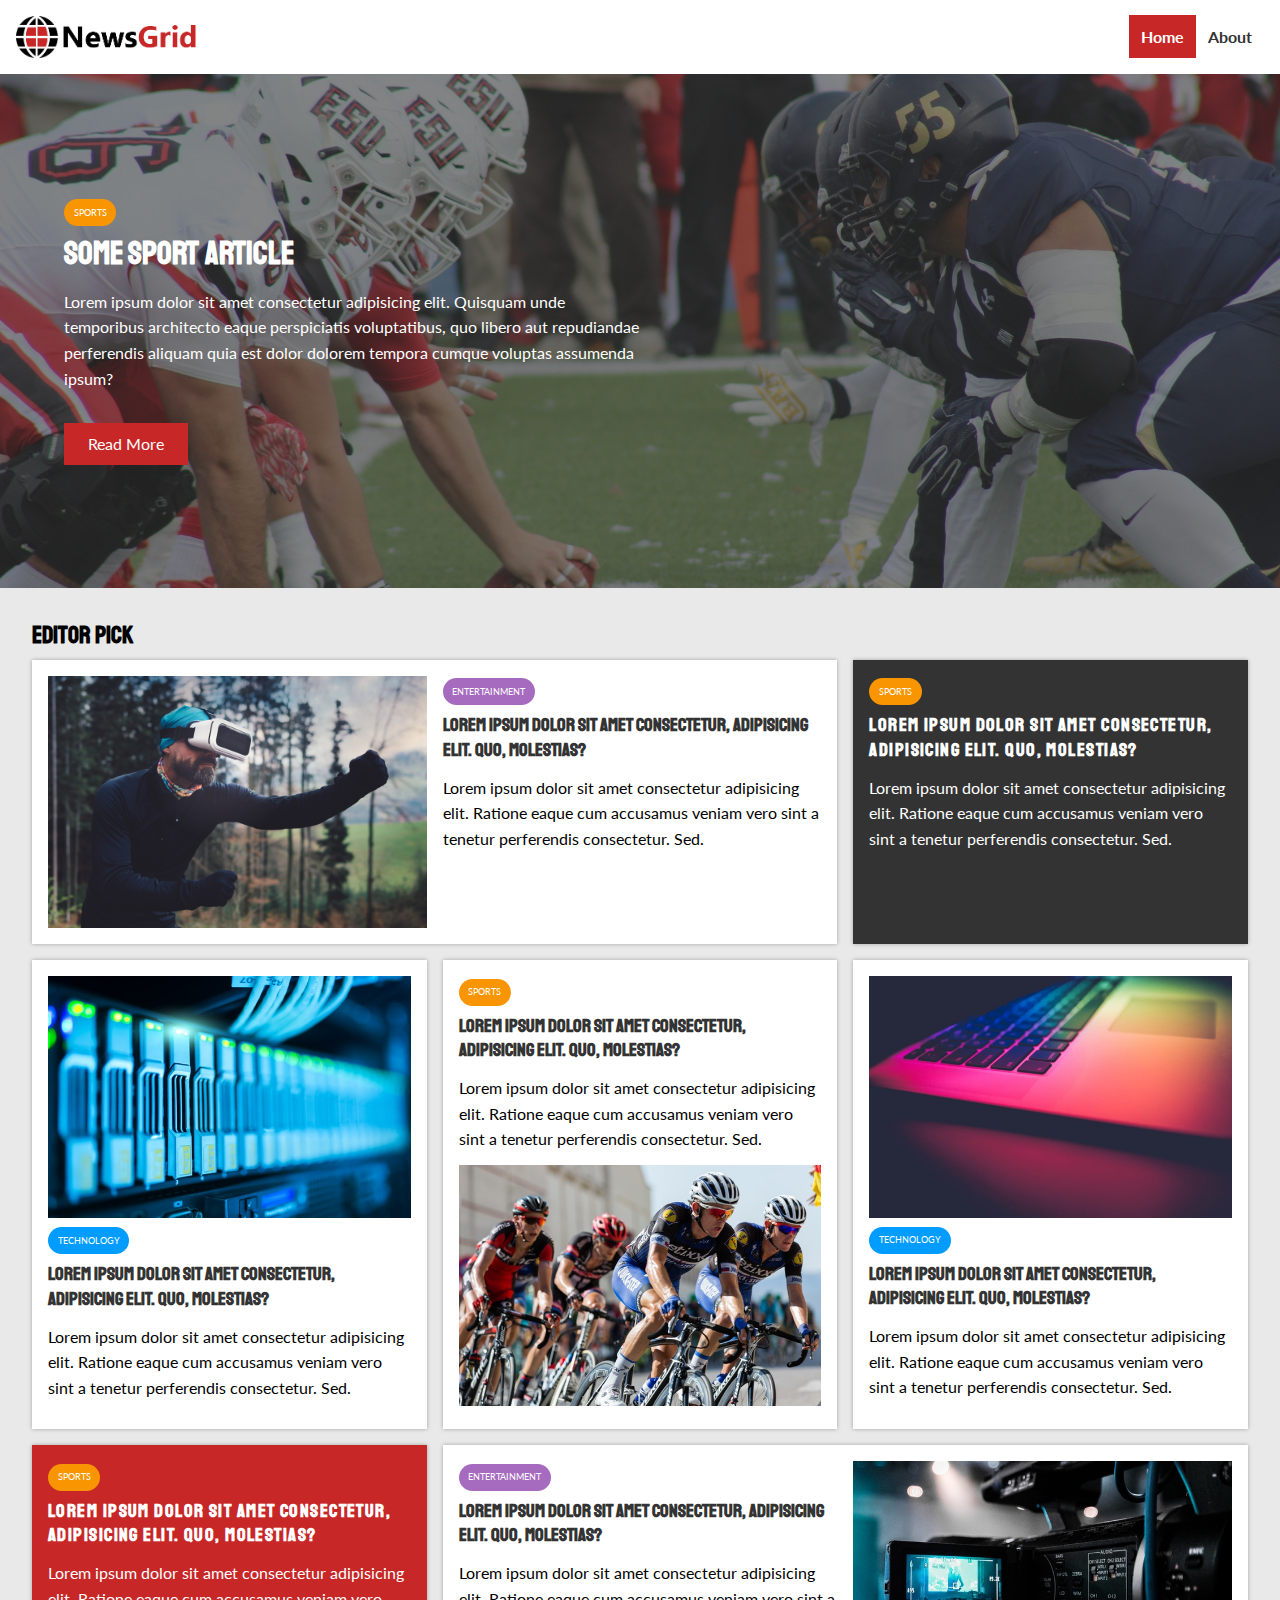
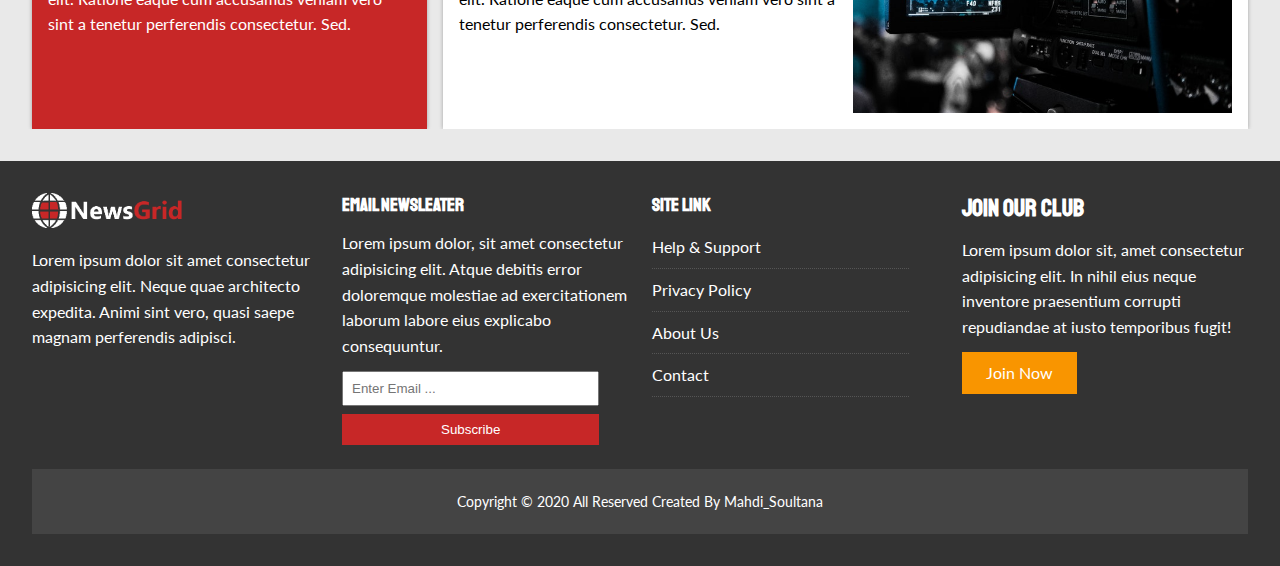
<file: index.html>
<!DOCTYPE html>
<html lang="en">

<head>
    <meta charset="UTF-8">
    <meta name="viewport" content="width=device-width, initial-scale=1.0">
    <link href="https://fonts.googleapis.com/css?family=Lato|Staatliches" rel="stylesheet">
    <link rel="stylesheet" href="https://use.fontawesome.com/releases/v5.6.1/css/all.css"
        integrity="sha384-gfdkjb5BdAXd+lj+gudLWI+BXq4IuLW5IT+brZEZsLFm++aCMlF1V92rMkPaX4PP" crossorigin="anonymous">
    <link rel="stylesheet" href="./css/style.css">
    <link rel="stylesheet" media="screen and (max-width: 768px)" href="./css/mobile.css">
    <link rel="shortcut icon" type="image/x-icon" href="favicon.ico">
    <title>News-On-The-Air | Latest</title>
</head>

<body>
    <nav id="main-nav">
        <div class="container">
            <img src="./img/logo.png" alt="LOGO" class="logo">
            <div class="social">
                <a href="#">
                    <i class="fab fa-facebook fa-2x"></i>
                </a>
                <a href="#">
                    <i class="fab fa-twitter fa-2x"></i>
                </a>
                <a href="#">
                    <i class="fab fa-instagram fa-2x"></i>
                </a>
                <a href="#">
                    <i class="fab fa-youtube fa-2x"></i>
                </a>
            </div>
            <ul>
                <li><a class="current" href="index.html">Home</a></li>
                <li><a href="about.html">About</a></li>
            </ul>
        </div>
    </nav>
    <!-- Show Case -->
    <header id="showcase">
        <div class="container">
            <div class="showcase-container">
                <div class="showcase-content">
                    <div class="category category-sports">
                        Sports
                    </div>
                    <h1>Some Sport Article</h1>
                    <p>
                        Lorem ipsum dolor sit amet consectetur adipisicing elit. Quisquam unde temporibus architecto
                        eaque perspiciatis voluptatibus, quo libero aut repudiandae perferendis aliquam quia est dolor
                        dolorem tempora cumque voluptas assumenda ipsum?
                    </p>
                    <a href="article.html" class="btn btn-primary">Read More</a>
                </div>
            </div>
        </div>
    </header>
    <section id="home-article" class="py-2">
        <div class="container">
            <h2>Editor Pick</h2>
            <div class="articles-container">
                <article class=" card">
                    <img src="./img/articles/ent1.jpg" alt="">
                    <div>
                        <div class="category category-ent">Entertainment</div>
                        <h3>
                            <a href="article.html">Lorem ipsum dolor sit amet consectetur, adipisicing elit. Quo,
                                molestias?</a>
                        </h3>
                        <p>Lorem ipsum dolor sit amet consectetur adipisicing elit. Ratione eaque cum accusamus veniam
                            vero sint a tenetur perferendis consectetur. Sed.</p>
                    </div>
                </article>
                <article class=" card  bg-dark">

                    <div class="category category-sports">Sports</div>
                    <h3>
                        <a href="article.html">Lorem ipsum dolor sit amet consectetur, adipisicing elit. Quo,
                            molestias?</a>
                    </h3>
                    <p>Lorem ipsum dolor sit amet consectetur adipisicing elit. Ratione eaque cum accusamus veniam
                        vero sint a tenetur perferendis consectetur. Sed.</p>

                </article>
                <article class=" card">
                    <img src="./img/articles/tech1.jpg" alt="">
                    <div>
                        <div class="category category-tech ">TECHNOLOGY</div>
                        <h3>
                            <a href="article.html">Lorem ipsum dolor sit amet consectetur, adipisicing elit. Quo,
                                molestias?</a>
                        </h3>
                        <p>Lorem ipsum dolor sit amet consectetur adipisicing elit. Ratione eaque cum accusamus veniam
                            vero sint a tenetur perferendis consectetur. Sed.</p>
                    </div>
                </article>
                <article class=" card">

                    <div class="category category-sports">SPORTS</div>
                    <h3>
                        <a href="article.html">Lorem ipsum dolor sit amet consectetur, adipisicing elit. Quo,
                            molestias?</a>
                    </h3>
                    <p>Lorem ipsum dolor sit amet consectetur adipisicing elit. Ratione eaque cum accusamus veniam
                        vero sint a tenetur perferendis consectetur. Sed.</p>
                    <img src="./img/articles/sports1.jpg" alt="">

                </article>
                <article class=" card">
                    <img src="./img/articles/tech2.jpg" alt="">
                    <div>
                        <div class="category category-tech">TECHNOLOGY</div>
                        <h3>
                            <a href="article.html">Lorem ipsum dolor sit amet consectetur, adipisicing elit. Quo,
                                molestias?</a>
                        </h3>
                        <p>Lorem ipsum dolor sit amet consectetur adipisicing elit. Ratione eaque cum accusamus veniam
                            vero sint a tenetur perferendis consectetur. Sed.</p>
                    </div>
                </article>
                <article class=" card bg-primary">

                    <div class="category category-sports">Sports</div>
                    <h3>
                        <a href="article.html">Lorem ipsum dolor sit amet consectetur, adipisicing elit. Quo,
                            molestias?</a>
                    </h3>
                    <p>Lorem ipsum dolor sit amet consectetur adipisicing elit. Ratione eaque cum accusamus veniam
                        vero sint a tenetur perferendis consectetur. Sed.</p>

                </article>

                <article class=" card">
                    <div>
                        <div class="category category-ent">Entertainment</div>
                        <h3>
                            <a href="article.html">Lorem ipsum dolor sit amet consectetur, adipisicing elit. Quo,
                                molestias?</a>
                        </h3>
                        <p>Lorem ipsum dolor sit amet consectetur adipisicing elit. Ratione eaque cum accusamus veniam
                            vero sint a tenetur perferendis consectetur. Sed.</p>
                    </div>
                    <img src="./img/articles/ent2.jpg" alt="">
                </article>
            </div>
        </div>
    </section>
    <!--  Footer  -->
    <footer id="main-footer" class="py-2">
        <div class="container footer-container">
            <div>
                <img src="./img/logo_light.png" alt="LOGO">
                <p>Lorem ipsum dolor sit amet consectetur adipisicing elit. Neque quae architecto expedita. Animi sint
                    vero, quasi saepe magnam perferendis adipisci.</p>
            </div>
            <div>
                <h3>email Newsleater</h3>
                <P>Lorem ipsum dolor, sit amet consectetur adipisicing elit. Atque debitis error doloremque molestiae ad
                    exercitationem laborum labore eius explicabo consequuntur.</P>
                <form name="contact" method="POST" data-netlify="true">
                    <input type="email" name="email" placeholder="Enter Email ...">
                    <input type="submit" value="Subscribe" class="btn btn-primary">
                </form>
            </div>
            <div>
                <h3>Site Link</h3>
                <ul class="list">
                    <li> <a href="">Help & Support</a></li>
                    <li> <a href="">Privacy Policy</a></li>
                    <li> <a href="">About Us</a></li>
                    <li> <a href="">Contact</a></li>
                </ul>
            </div>
            <div>
                <h2>join Our Club</h2>
                <p>Lorem ipsum dolor sit, amet consectetur adipisicing elit. In nihil eius neque inventore praesentium
                    corrupti repudiandae at iusto temporibus fugit!</p>
                <a href="#" class="btn btn-secondary">Join Now </a>
            </div>
            <div>
                <p>Copyright &copy; 2020   All Reserved Created By <a href="https://github.com/Mahdi-Soultana">Mahdi_Soultana</a> </p>
            </div>
        </div>
    </footer>
</body>

</html>
</file>
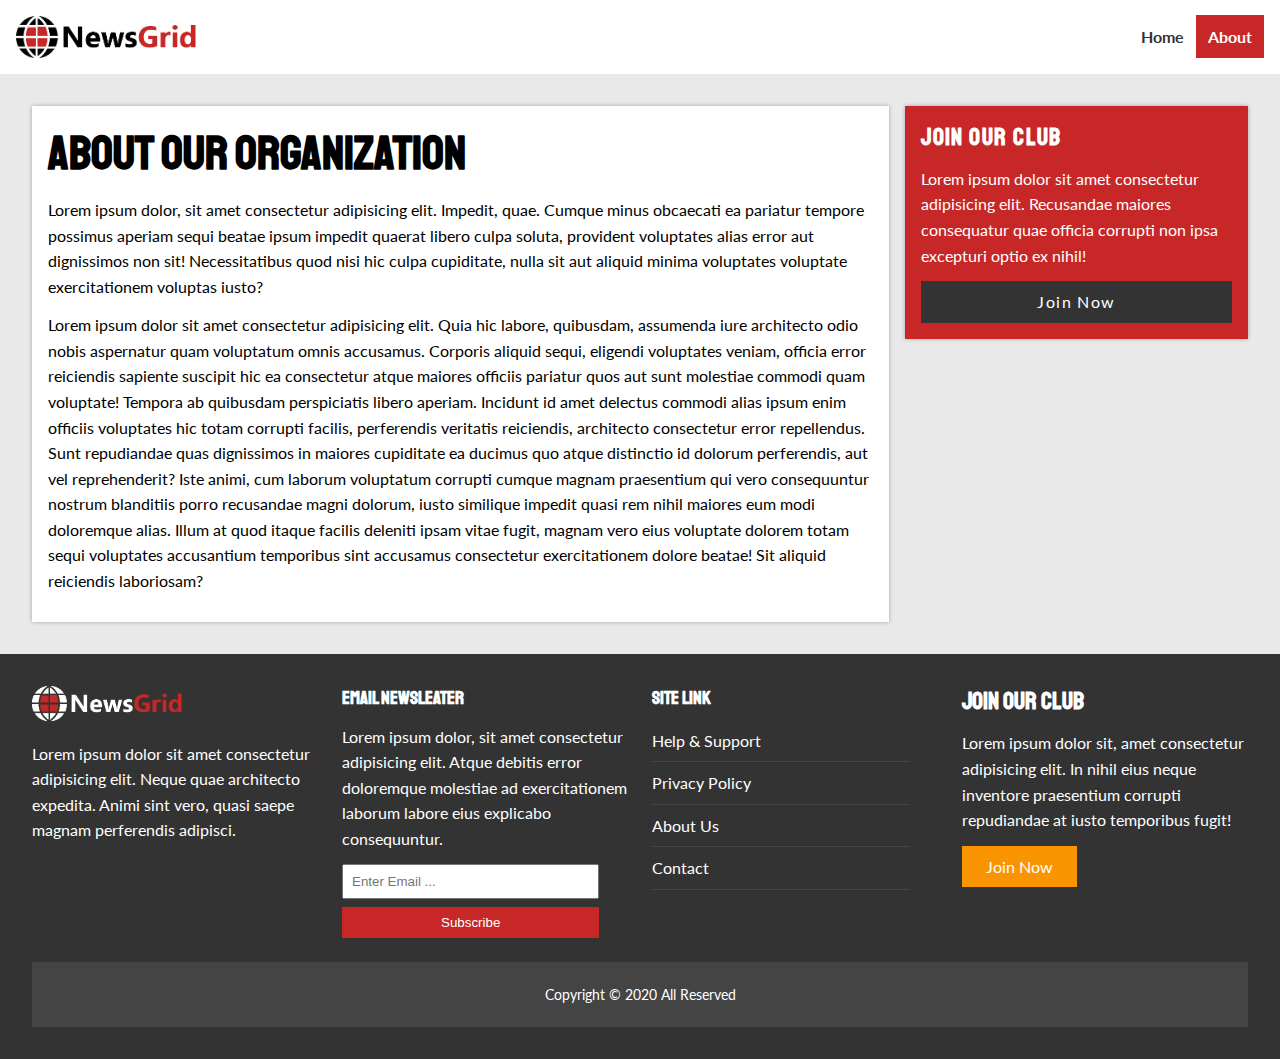
<file: about.html>
<!DOCTYPE html>
<html lang="en">

<head>
    <meta charset="UTF-8">
    <meta name="viewport" content="width=device-width, initial-scale=1.0">
    <link href="https://fonts.googleapis.com/css?family=Lato|Staatliches" rel="stylesheet">
    <link rel="stylesheet" href="https://use.fontawesome.com/releases/v5.6.1/css/all.css"
        integrity="sha384-gfdkjb5BdAXd+lj+gudLWI+BXq4IuLW5IT+brZEZsLFm++aCMlF1V92rMkPaX4PP" crossorigin="anonymous">
    <link rel="stylesheet" href="./css/style.css">
    <link rel="stylesheet" media="screen and (max-width: 768px)" href="./css/mobile.css">
    <link rel="shortcut icon" type="image/x-icon" href="favicon.ico">
    <title>News-On-The-Air | Latest</title>
</head>

<body>
    <nav id="main-nav">
        <div class="container">
            <img src="./img/logo.png" alt="LOGO" class="logo">
            <div class="social">
                <a href="#">
                    <i class="fab fa-facebook fa-2x"></i>
                </a>
                <a href="#">
                    <i class="fab fa-twitter fa-2x"></i>
                </a>
                <a href="#">
                    <i class="fab fa-instagram fa-2x"></i>
                </a>
                <a href="#">
                    <i class="fab fa-youtube fa-2x"></i>
                </a>
            </div>
            <ul>
                <li><a href="index.html">Home</a></li>
                <li><a class="current" href="about.html">About</a></li>
            </ul>
        </div>
    </nav>

    <!-- End Nav -->
    <section id="about">
        <div class="container">
            <div class="page-container">
                <article class="card">
                    <h1 class="l-heading">About Our Organization </h1>
                    <p>
                        Lorem ipsum dolor, sit amet consectetur adipisicing elit. Impedit, quae. Cumque minus obcaecati
                        ea pariatur tempore possimus aperiam sequi beatae ipsum impedit quaerat libero culpa soluta,
                        provident voluptates alias error aut dignissimos non sit! Necessitatibus quod nisi hic culpa
                        cupiditate, nulla sit aut aliquid minima voluptates voluptate exercitationem voluptas iusto?
                    <p>Lorem ipsum dolor sit amet consectetur adipisicing elit. Quia hic labore, quibusdam, assumenda
                        iure architecto odio nobis aspernatur quam voluptatum omnis accusamus. Corporis aliquid sequi,
                        eligendi voluptates veniam, officia error reiciendis sapiente suscipit hic ea consectetur atque
                        maiores officiis pariatur quos aut sunt molestiae commodi quam voluptate! Tempora ab quibusdam
                        perspiciatis libero aperiam. Incidunt id amet delectus commodi alias ipsum enim officiis
                        voluptates hic totam corrupti facilis, perferendis veritatis reiciendis, architecto consectetur
                        error repellendus. Sunt repudiandae quas dignissimos in maiores cupiditate ea ducimus quo atque
                        distinctio id dolorum perferendis, aut vel reprehenderit? Iste animi, cum laborum voluptatum
                        corrupti cumque magnam praesentium qui vero consequuntur nostrum blanditiis porro recusandae
                        magni dolorum, iusto similique impedit quasi rem nihil maiores eum modi doloremque alias. Illum
                        at quod itaque facilis deleniti ipsam vitae fugit, magnam vero eius voluptate dolorem totam
                        sequi voluptates accusantium temporibus sint accusamus consectetur exercitationem dolore beatae!
                        Sit aliquid reiciendis laboriosam?</p>
                    </p>
                </article>
                <aside class="card bg-primary">
                    <h2>Join Our Club</h2>
                    <p>Lorem ipsum dolor sit amet consectetur adipisicing elit. Recusandae maiores consequatur quae
                        officia corrupti non ipsa excepturi optio ex nihil!</p>
                    <a href="#" class="btn btn-dark btn-block">Join Now</a>
                </aside>
            </div>
        </div>
    </section>
    <!--  Footer  -->
    <footer id="main-footer" class="py-2">
        <div class="container footer-container">
            <div>
                <img src="./img/logo_light.png" alt="LOGO">
                <p>Lorem ipsum dolor sit amet consectetur adipisicing elit. Neque quae architecto expedita. Animi sint
                    vero, quasi saepe magnam perferendis adipisci.</p>
            </div>
            <div>
                <h3>email Newsleater</h3>
                <P>Lorem ipsum dolor, sit amet consectetur adipisicing elit. Atque debitis error doloremque molestiae ad
                    exercitationem laborum labore eius explicabo consequuntur.</P>
                <form name="contact" method="POST" data-netlify="true">
                    <input type="email" name="email" placeholder="Enter Email ...">
                    <input type="submit" value="Subscribe" class="btn btn-primary">
                </form>
            </div>
            <div>
                <h3>Site Link</h3>
                <ul class="list">
                    <li> <a href="">Help & Support</a></li>
                    <li> <a href="">Privacy Policy</a></li>
                    <li> <a href="">About Us</a></li>
                    <li> <a href="">Contact</a></li>
                </ul>
            </div>
            <div>
                <h2>join Our Club</h2>
                <p>Lorem ipsum dolor sit, amet consectetur adipisicing elit. In nihil eius neque inventore praesentium
                    corrupti repudiandae at iusto temporibus fugit!</p>
                <a href="#" class="btn btn-secondary">Join Now </a>
            </div>
            <div>
                <p>Copyright &copy; 2020 All Reserved</p>
            </div>
        </div>
    </footer>
</body>

</html>
</file>
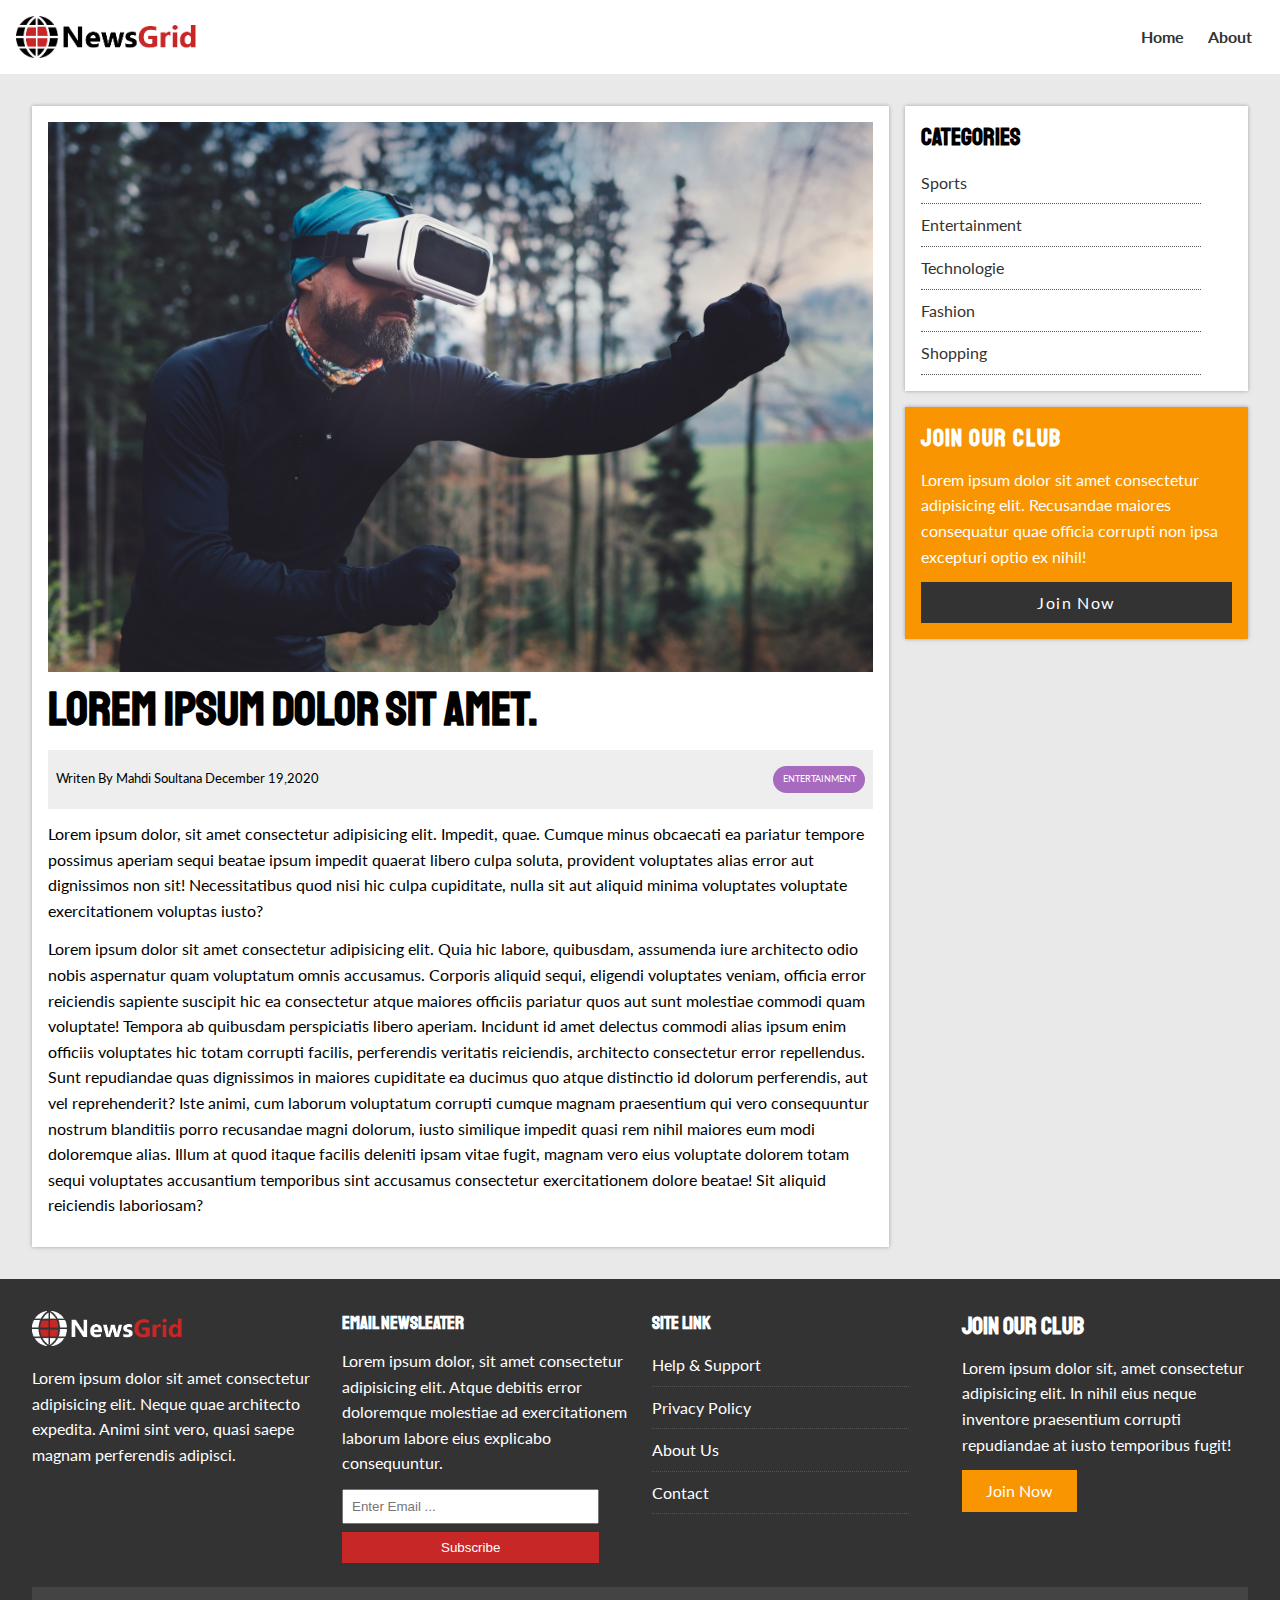
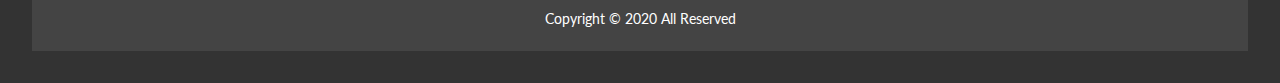
<file: article.html>
<!DOCTYPE html>
<html lang="en">

<head>
    <meta charset="UTF-8">
    <meta name="viewport" content="width=device-width, initial-scale=1.0">
    <link href="https://fonts.googleapis.com/css?family=Lato|Staatliches" rel="stylesheet">
    <link rel="stylesheet" href="https://use.fontawesome.com/releases/v5.6.1/css/all.css"
        integrity="sha384-gfdkjb5BdAXd+lj+gudLWI+BXq4IuLW5IT+brZEZsLFm++aCMlF1V92rMkPaX4PP" crossorigin="anonymous">
    <link rel="stylesheet" href="./css/style.css">
    <link rel="stylesheet" media="screen and (max-width: 768px)" href="./css/mobile.css">
    <link rel="shortcut icon" type="image/x-icon" href="favicon.ico">
    <title>New Grid</title>
</head>

<body>
    <nav id="main-nav">
        <div class="container">
            <img src="./img/logo.png" alt="LOGO" class="logo">
            <div class="social">
                <a href="#">
                    <i class="fab fa-facebook fa-2x"></i>
                </a>
                <a href="#">
                    <i class="fab fa-twitter fa-2x"></i>
                </a>
                <a href="#">
                    <i class="fab fa-instagram fa-2x"></i>
                </a>
                <a href="#">
                    <i class="fab fa-youtube fa-2x"></i>
                </a>
            </div>
            <ul>
                <li><a href="index.html">Home</a></li>
                <li><a href="about.html">About</a></li>
            </ul>
        </div>
    </nav>

    <!-- End Nav -->
    <section id="article">
        <div class="container">
            <div class="page-container">
                <article class="card">
                    <img src="./img/articles/ent1.jpg" alt="">
                    <h1 class="l-heading">Lorem ipsum dolor sit amet.</h1>
                    <div class="meta">
                        <small>
                            <i class="fas fa-user"></i>
                            Writen By Mahdi Soultana December 19,2020
                        </small>
                        <div class="category category-ent">Entertainment</div>
                    </div>
                    <p>
                        Lorem ipsum dolor, sit amet consectetur adipisicing elit. Impedit, quae. Cumque minus obcaecati
                        ea pariatur tempore possimus aperiam sequi beatae ipsum impedit quaerat libero culpa soluta,
                        provident voluptates alias error aut dignissimos non sit! Necessitatibus quod nisi hic culpa
                        cupiditate, nulla sit aut aliquid minima voluptates voluptate exercitationem voluptas iusto?
                    <p>Lorem ipsum dolor sit amet consectetur adipisicing elit. Quia hic labore, quibusdam, assumenda
                        iure architecto odio nobis aspernatur quam voluptatum omnis accusamus. Corporis aliquid sequi,
                        eligendi voluptates veniam, officia error reiciendis sapiente suscipit hic ea consectetur atque
                        maiores officiis pariatur quos aut sunt molestiae commodi quam voluptate! Tempora ab quibusdam
                        perspiciatis libero aperiam. Incidunt id amet delectus commodi alias ipsum enim officiis
                        voluptates hic totam corrupti facilis, perferendis veritatis reiciendis, architecto consectetur
                        error repellendus. Sunt repudiandae quas dignissimos in maiores cupiditate ea ducimus quo atque
                        distinctio id dolorum perferendis, aut vel reprehenderit? Iste animi, cum laborum voluptatum
                        corrupti cumque magnam praesentium qui vero consequuntur nostrum blanditiis porro recusandae
                        magni dolorum, iusto similique impedit quasi rem nihil maiores eum modi doloremque alias. Illum
                        at quod itaque facilis deleniti ipsam vitae fugit, magnam vero eius voluptate dolorem totam
                        sequi voluptates accusantium temporibus sint accusamus consectetur exercitationem dolore beatae!
                        Sit aliquid reiciendis laboriosam?</p>
                    </p>
                </article>
                <aside id="categories" class="card">
                    <h2>
                      Categories
                    </h2>
                    <ul class="list">
                        <li><a href="#"> <i class="fas fa-chevron-right"></i>
                             Sports</a></li>
                        <li><a href="#"> <i class="fas fa-chevron-right"></i>
                            Entertainment</a></li>
                        <li><a href="#"> <i class="fas fa-chevron-right"></i>
                             Technologie</a></li>
                        <li><a href="#"> <i class="fas fa-chevron-right"></i>
                             Fashion</a></li>
                        <li><a href="#"> <i class="fas fa-chevron-right"></i>
                             Shopping</a></li>
                    </ul>
                </aside>
                <aside class="card bg-secondary">
                    <h2>Join Our Club</h2>
                    <p>Lorem ipsum dolor sit amet consectetur adipisicing elit. Recusandae maiores consequatur quae
                        officia corrupti non ipsa excepturi optio ex nihil!</p>
                    <a href="#" class="btn btn-dark btn-block">Join Now</a>
                </aside>
            </div>
        </div>
    </section>
    <!--  Footer  -->
    <footer id="main-footer" class="py-2">
        <div class="container footer-container">
            <div>
                <img src="./img/logo_light.png" alt="LOGO">
                <p>Lorem ipsum dolor sit amet consectetur adipisicing elit. Neque quae architecto expedita. Animi sint
                    vero, quasi saepe magnam perferendis adipisci.</p>
            </div>
            <div>
                <h3>email Newsleater</h3>
                <P>Lorem ipsum dolor, sit amet consectetur adipisicing elit. Atque debitis error doloremque molestiae ad
                    exercitationem laborum labore eius explicabo consequuntur.</P>
                <form>
                    <input type="email" placeholder="Enter Email ...">
                    <input type="submit" value="Subscribe" class="btn btn-primary">
                </form>
            </div>
            <div>
                <h3>Site Link</h3>
                <ul class="list">
                    <li> <a href="">Help & Support</a></li>
                    <li> <a href="">Privacy Policy</a></li>
                    <li> <a href="">About Us</a></li>
                    <li> <a href="">Contact</a></li>
                </ul>
            </div>
            <div>
                <h2>join Our Club</h2>
                <p>Lorem ipsum dolor sit, amet consectetur adipisicing elit. In nihil eius neque inventore praesentium
                    corrupti repudiandae at iusto temporibus fugit!</p>
                <a href="#" class="btn btn-secondary">Join Now </a>
            </div>
            <div>
                <p>Copyright &copy; 2020 All Reserved</p>
            </div>
        </div>
    </footer>
</body>

</html>
</file>
<file: css/style.css>
:root {
    --primary-color: #c72727;
    --secondary-color: #f99500;
    --light-color: #e9e9e9;
    --dark-color: #333;
    --max-width: #1100px;
}

.category {
    --sport-color: #f99500;
    --ent-color: #a66bbe;
    --tech-color: #009cff;
}

* {
    margin: 0;
    padding: 0;
    box-sizing: border-box;
}

body {
    font-family: "Lato", sans-serif;
    line-height: 1.6;
    background-color: var(--light-color);
}

a {
    color: #333;
    text-decoration: none;
}

ul {
    list-style: none;
}

img {
    width: 100%;
}

h1, h2, h3, h4, h5, h6 {
    font-family: "Staatliches", cursive;
    margin-bottom: .55rem;
    line-height: 1.3;
}
p{
    margin: .8rem 0;
}

/* Utilits */
.card{
    background: #fff;
    padding: 1rem;
    box-shadow: 0px 0px 4px rgba(0,0,0,.3);
}
.container {
    max-width: var(--max-width);
    margin: auto;
    padding: 0 2rem;
    overflow: hidden;
}
.list li{
  
    padding: .5rem 0;
border-bottom: #555 dotted 1px;
width: 90%;
}
.list li a:hover{
    color:var(--primary-color) !important;
}
.category{
    display: inline-block;
    color: #fff;
    font-size: .55rem;
    text-transform: uppercase;
    padding: .4rem .6rem;
    border-radius: 15px;
    margin-bottom: .5rem;
}
.category-sports{background: var(--sport-color);}
.category-ent{background: var(--ent-color);}
.category-tech{background: var(--tech-color);}

.btn{
    display: inline-block;
    border: none;
    background: var(--dark-color);
    color: white;
    padding: 0.5rem 1.5rem;
     
}
.btn-light{ background: var(--light-color);}
.btn-primary{ background: var(--primary-color);}
.btn-secondary{ background: var(--secondary-color);}
.btn-block{
    display: block;
    width: 100%;
    text-align: center;
}
.btn:hover{
    opacity: 0.9;
}
.bg-dark{
background: var(--dark-color);
color: #fff;
}
.bg-primary{

    background: var(--primary-color);
    color: #fff;
}
.bg-secondary{
    background: var(--secondary-color);
    color: #fff;

}
.bg-dark h1,
.bg-dark h2,
.bg-dark h3,
.bg-dark a,
.bg-primary h1,
.bg-primary h2,
.bg-primary h3,
.bg-primary a,
.bg-secondary h1,
.bg-secondary h2,
.bg-secondary h3,
.bg-secondary a{
  color: white;
  letter-spacing: .09rem;  
}

 
.py-1{
    padding: 1.5rem 0;
}
.py-2{
    padding: 2rem 0;
}
.py-3{
    padding: 3rem 0;
}
/* inner Page Container */
.page-container{
    display:grid;
    grid-template-columns: 5fr 2fr;
    margin:2rem 0;
    gap: 1rem;
}
.page-container >*:first-child{
    grid-row: 1 / span 3;
    
}
.l-heading{
    font-size:3rem;
}
/* Navigation */

#main-nav {
    background: #fff;
    position: sticky;
    top: 0;
    z-index: 2;
}

#main-nav .container {
    display: grid;
    grid-template-columns: 6fr 3fr 2fr;
    padding: 1rem;
    align-items: center;
}

#main-nav .logo {
    width: 180px
}

#main-nav ul {
    justify-self: end;
    display: flex;
}

#main-nav ul li a {
    padding: .75rem;
    font-weight: bold;
}

#main-nav ul li a.current {
    background-color: var(--primary-color);
    color: white;
}

#main-nav ul li a:hover {
    background: var(--light-color);
    color: var(--dark-color);
}

#main-nav .social {
    justify-self: center;
}

#main-nav .social i {
    color: #777;
    margin-right: .5rem;
}
/* ShowCase */
#showcase{
    color: #fff;
    background: #333;
    padding: 2rem;
    position: relative;
}
#showcase:before{
    content: "";
  background: url("../img/featured.jpg") no-repeat center center/cover;
  position: absolute;
  top: 0;
  left: 0;
  width:100%;
  height:100%;
  opacity: 0.4;
}
#showcase .showcase-container{
    display: grid;
    grid-template-columns: repeat(2,1fr);
    justify-content: center;
    align-items: center;
    height: 50vh;
}
#showcase .showcase-content{
    z-index: 1;
}
#showcase .showcase-content p{
    margin-bottom: 2rem;
   
}
/* Home Container Article */

#home-article .articles-container{
    display: grid;
    grid-template-columns: repeat(3, 1fr);
    gap: 1rem;
  
}
#home-article .articles-container > *:first-child, #home-article .articles-container > *:last-child{
display: grid;
grid-template-columns: repeat(2,1fr);
gap: 1rem;
justify-content: center;
grid-column: 1 / span 2;
}

#home-article .articles-container > *:last-child{
    grid-column: 2 / span 2;
}
#article .meta{
    display: flex;
    justify-content: space-between;
    align-items: center;
    text-align: center;
    background: #eee;
    padding: .5rem ;
}
#article .meta .category{
    margin-top: .5rem;
}
/*  fOOTER */

#main-footer{
    background: var(--dark-color);
    color: #fff;
}
#main-footer img{
    width: 150px;
}
#main-footer a{
    color: #fff;
}
#main-footer .footer-container{
    display: grid;
    grid-template-columns: repeat(4,1fr);
    gap: 1.5rem;
}

#main-footer .footer-container>*:last-child{
    background-color: #444;
    grid-column: 1 /span 4;
    padding: .5rem;
    text-align: center;
    font-size: .9rem;
}

#main-footer .footer-container input[type="email"]{
width: 90%;
padding: .5rem;
margin-bottom: .5rem;
}
#main-footer .footer-container input[type="submit"]{
width: 90%;
}
</file>
<file: css/mobile.css>
/* Navigation */
#main-nav .social{
    display: none;
}
#main-nav .container{
    grid-template-columns: 1fr;
    gap: 1.2rem;
}
#main-nav ul,
#main-nav .logo{
    justify-self: center;
}
#main-nav ul li a{
    padding: .5rem;
}

#home-article .articles-container{
    grid-template-columns: repeat(2 , 1fr);
}
#home-article .articles-container > *:first-child, #home-article .articles-container > *:last-child{
    grid-template-columns: 1fr;
    grid-column: 1;
}

@media(max-width:600px){
/* Stack Grid Item */
#showcase .showcase-container,
#home-article .articles-container,
#main-footer .footer-container {
    grid-template-columns: 1fr;
}
#main-footer .footer-container>*:last-child{
    grid-column: 1;
}
#main-footer .footer-container>*:first-child,
#main-footer .footer-container>*:nth-child(2){
    border-bottom: #444 dotted 2px;
    padding-bottom: 1rem;
}
.page-container{
    grid-template-columns: 1fr;
    text-align: center;
}
.page-container>*:first-child{
    grid-row: 1;
}
.l-heading{
    font-size: 2rem;
}
}
</file>
